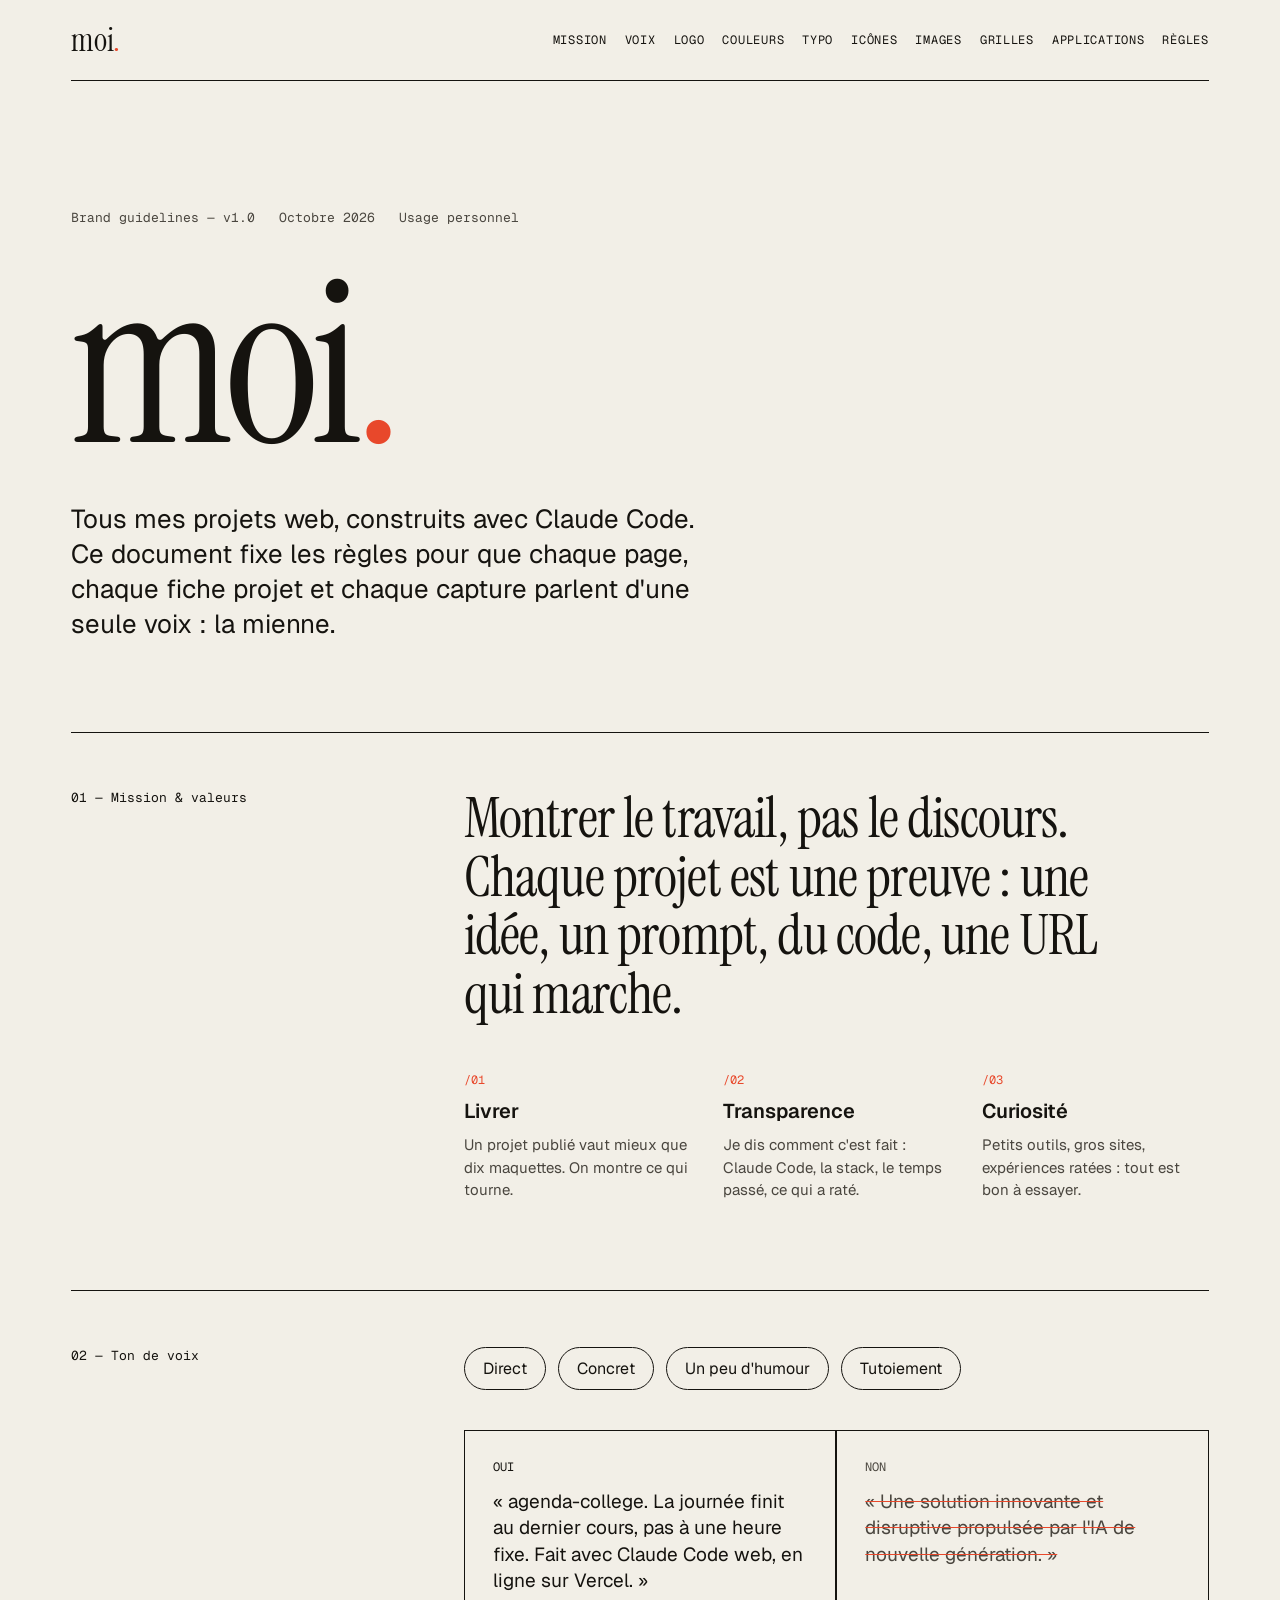
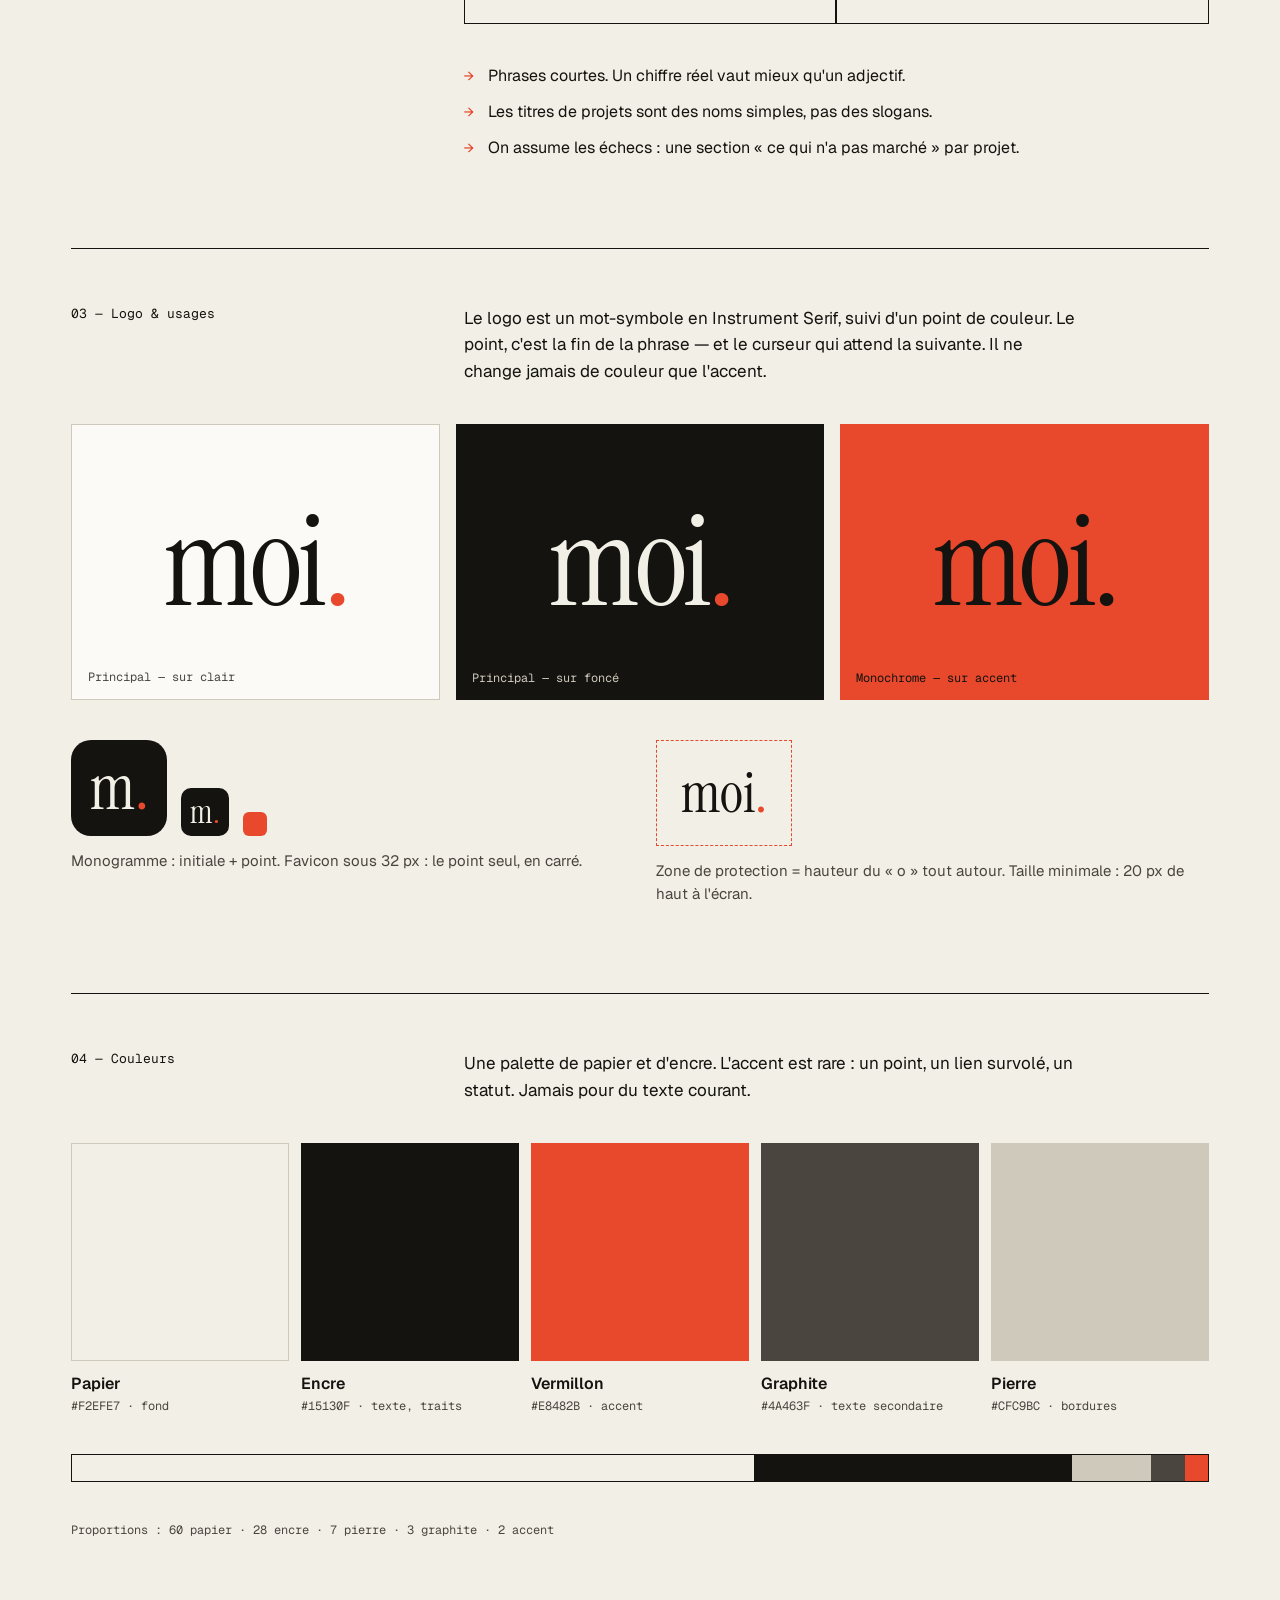
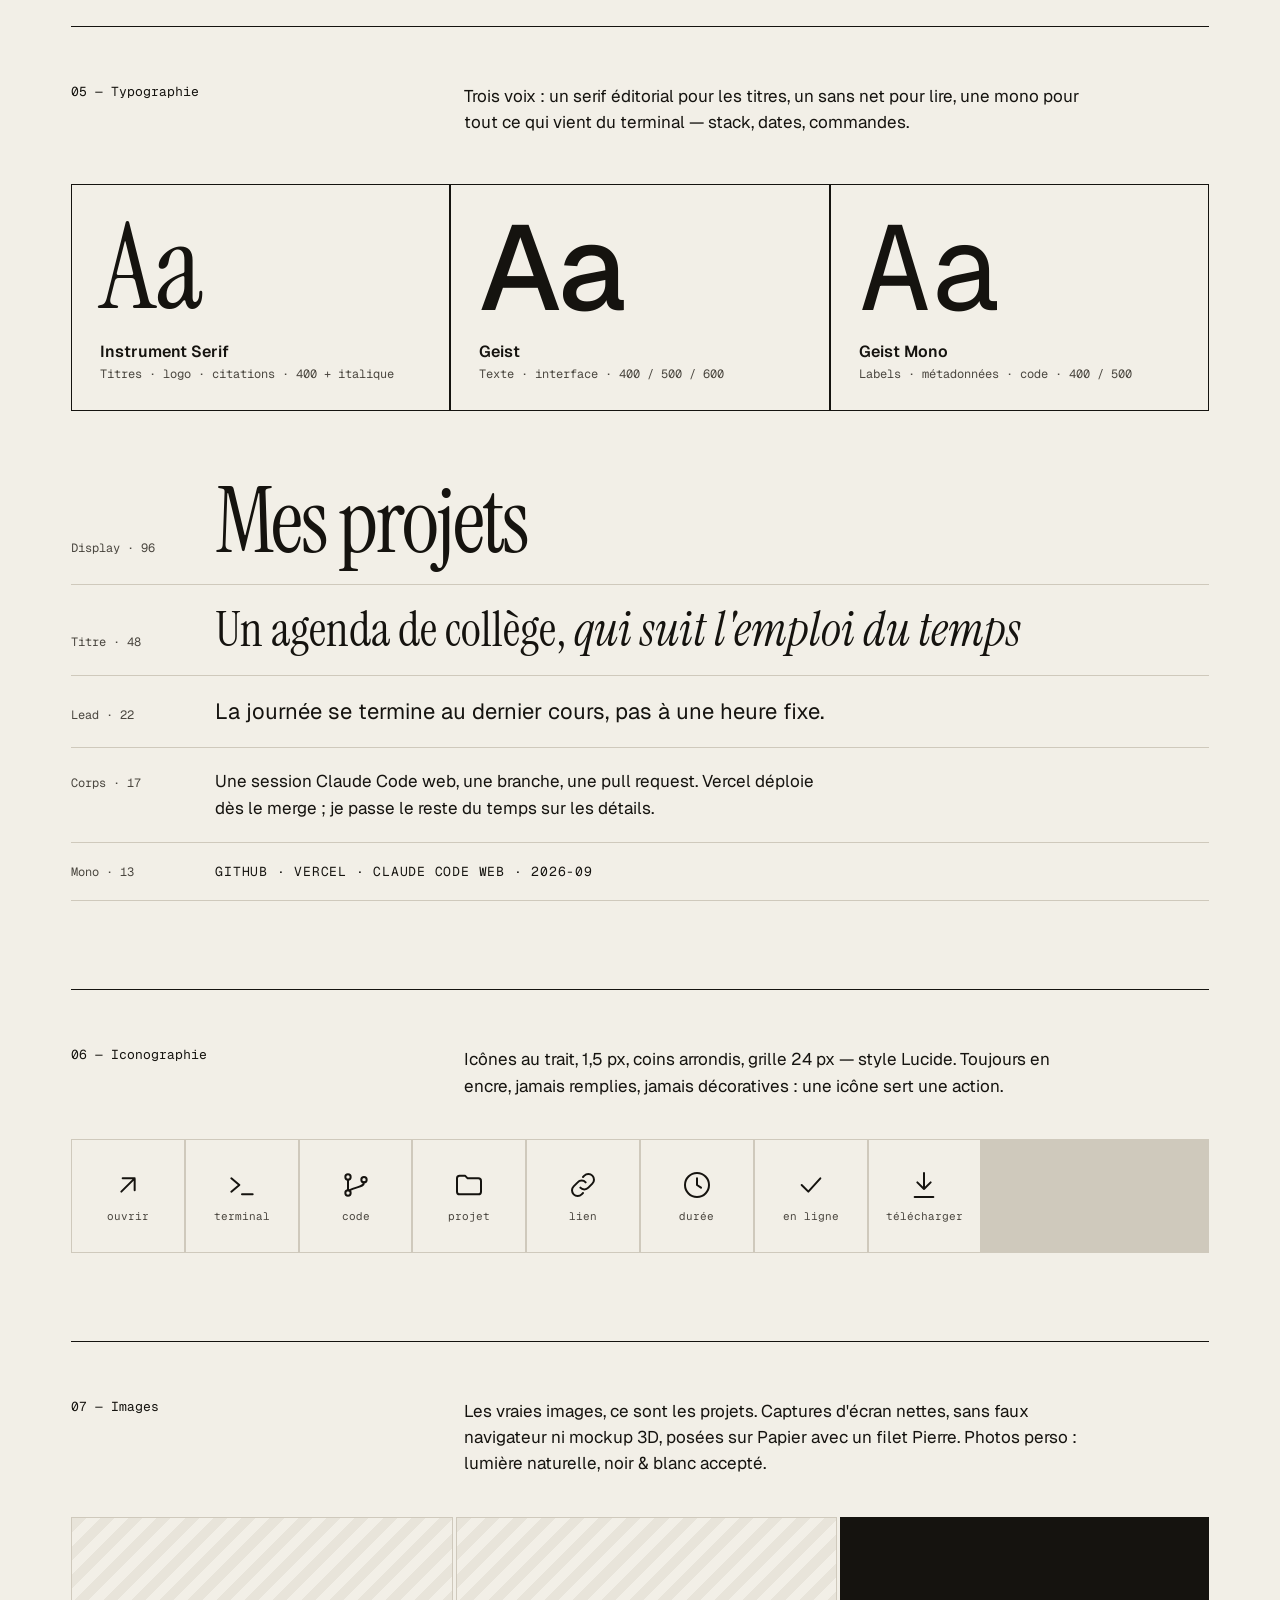
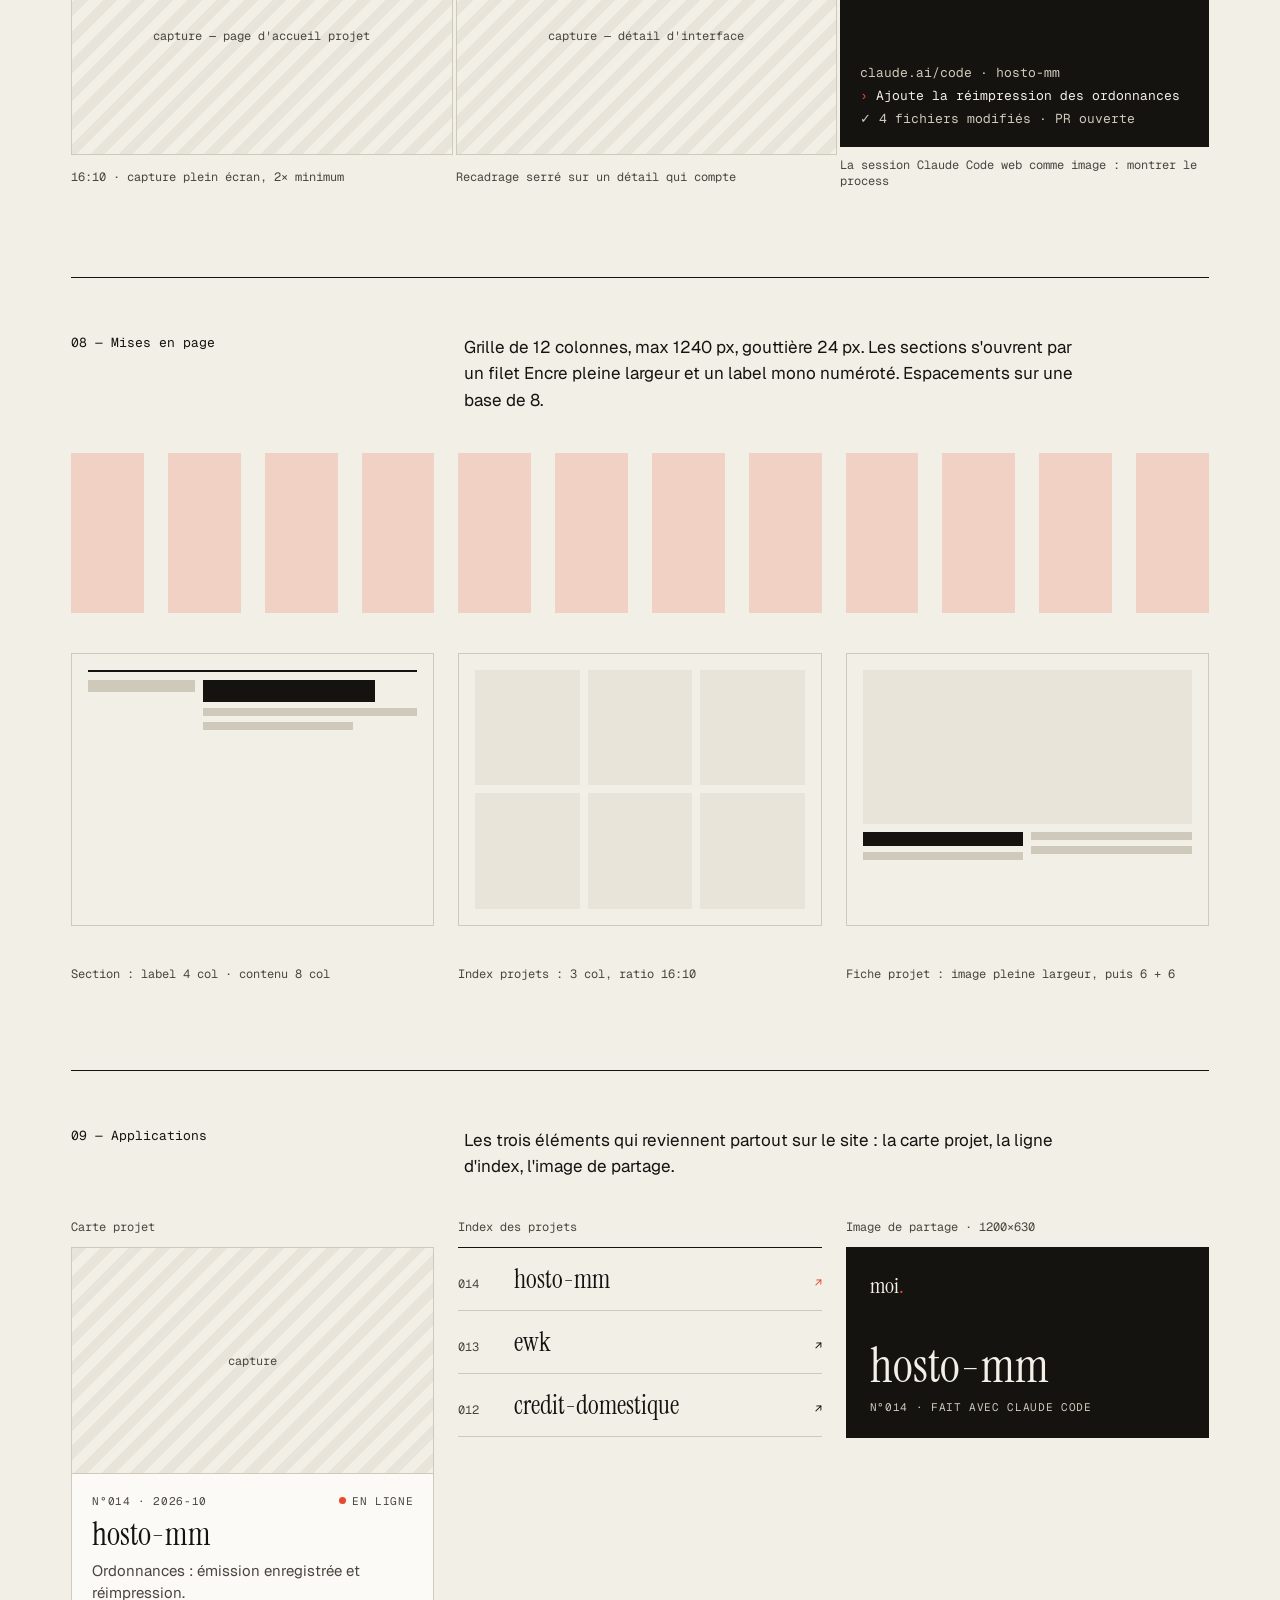
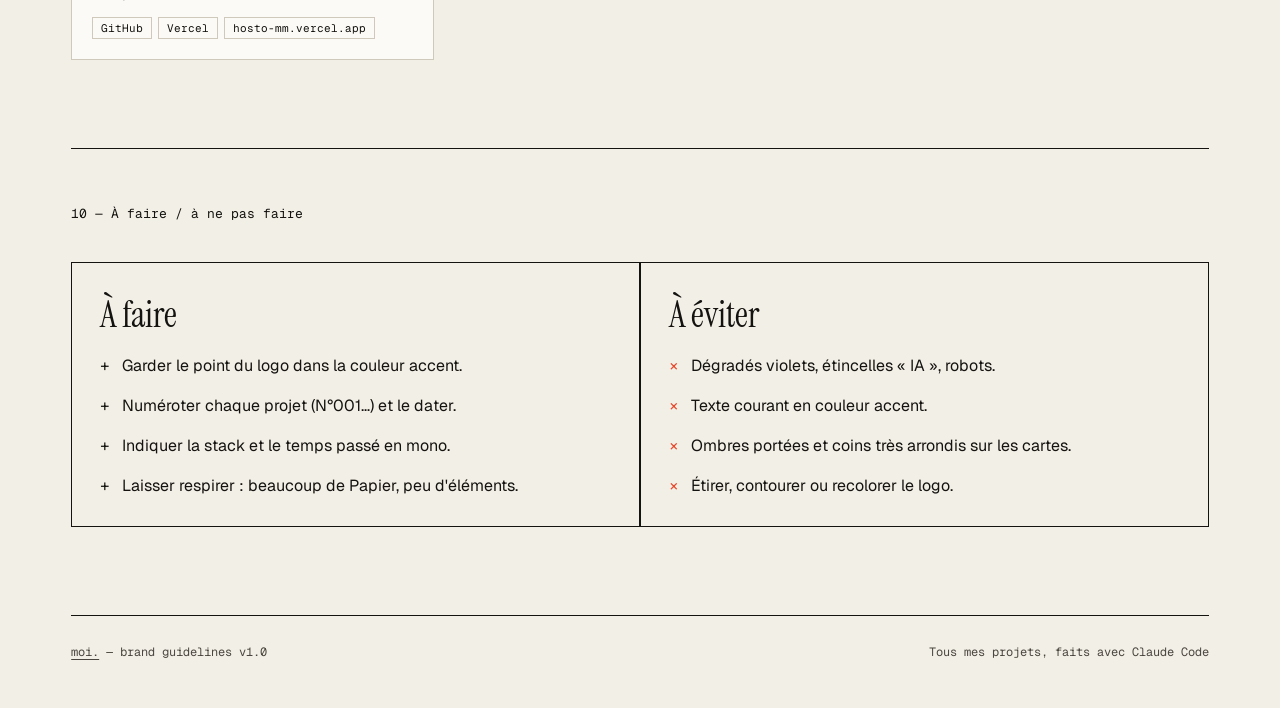
<file: brand/index.html>
<!DOCTYPE html>
<html lang="fr">
<head>
<meta charset="utf-8">
<meta name="viewport" content="width=device-width, initial-scale=1">
<title>Brand guidelines — moi.</title>
<meta name="description" content="Brand guidelines v1.0 de moi. : mission, ton de voix, logo, couleurs, typographie, iconographie, images, grilles, applications, règles.">
<meta property="og:image" content="/og.png">
<link rel="icon" href="/favicon.svg" type="image/svg+xml">
<link rel="apple-touch-icon" href="/apple-touch-icon.png">
<link rel="preconnect" href="https://fonts.googleapis.com">
<link rel="preconnect" href="https://fonts.gstatic.com" crossorigin>
<link href="https://fonts.googleapis.com/css2?family=Instrument+Serif:ital@0;1&family=Geist:wght@400;500;600&family=Geist+Mono:wght@400;500&display=swap" rel="stylesheet">
<style>
body{margin:0;background:#F2EFE7;color:#15130F;font-family:'Geist',system-ui,sans-serif;-webkit-font-smoothing:antialiased}
a{color:#15130F;text-decoration-thickness:1px;text-underline-offset:3px}
a:hover{color:#E8482B}
*{box-sizing:border-box}
html{scroll-behavior:smooth}
/* Sur téléphone, la grille passe à 1 colonne : « span 2 » créerait une colonne fantôme. */
@media (max-width:640px){[style*="grid-column:span 2"]{grid-column:auto!important}}
section>div,section>div>div{min-width:0}
</style>
</head>
<body>
<div style="max-width:1240px;margin:0 auto;padding:0 clamp(20px,4vw,56px)">

<header style="display:flex;justify-content:space-between;align-items:center;gap:16px;padding:24px 0;border-bottom:1px solid #15130F;flex-wrap:wrap">
  <a href="/" style="font-family:'Instrument Serif',serif;font-size:32px;line-height:1;letter-spacing:-0.01em;text-decoration:none;color:#15130F">moi<span style="color:#E8482B">.</span></a>
  <nav style="display:flex;gap:18px;flex-wrap:wrap;font-family:'Geist Mono',monospace;font-size:12px;text-transform:uppercase;letter-spacing:0.06em">
    <a href="#mission" style="text-decoration:none">Mission</a><a href="#voix" style="text-decoration:none">Voix</a><a href="#logo" style="text-decoration:none">Logo</a><a href="#couleurs" style="text-decoration:none">Couleurs</a><a href="#type" style="text-decoration:none">Typo</a><a href="#icones" style="text-decoration:none">Icônes</a><a href="#images" style="text-decoration:none">Images</a><a href="#grilles" style="text-decoration:none">Grilles</a><a href="#applications" style="text-decoration:none">Applications</a><a href="#regles" style="text-decoration:none">Règles</a>
  </nav>
</header>

<section data-screen-label="Couverture" style="padding:clamp(64px,10vw,140px) 0 clamp(48px,7vw,96px);display:grid;gap:40px">
  <div style="font-family:'Geist Mono',monospace;font-size:13px;color:#4A463F;display:flex;gap:24px;flex-wrap:wrap"><span>Brand guidelines — v1.0</span><span>Octobre 2026</span><span>Usage personnel</span></div>
  <h1 style="margin:0;font-family:'Instrument Serif',serif;font-weight:400;font-size:clamp(88px,18vw,260px);line-height:0.85;letter-spacing:-0.035em">moi<span style="color:#E8482B">.</span></h1>
  <p style="margin:0;max-width:640px;font-size:clamp(20px,2.2vw,26px);line-height:1.35;text-wrap:pretty">Tous mes projets web, construits avec Claude Code. Ce document fixe les règles pour que chaque page, chaque fiche projet et chaque capture parlent d'une seule voix&nbsp;: la mienne.</p>
</section>

<section id="mission" data-screen-label="01 Mission" style="border-top:1px solid #15130F;padding:56px 0 88px;display:grid;grid-template-columns:repeat(auto-fit,minmax(min(100%,280px),1fr));gap:40px">
  <div style="font-family:'Geist Mono',monospace;font-size:13px">01 — Mission &amp; valeurs</div>
  <div style="grid-column:span 2;display:grid;gap:48px;min-width:0">
    <p style="margin:0;font-family:'Instrument Serif',serif;font-size:clamp(34px,4.4vw,56px);line-height:1.05;letter-spacing:-0.015em;text-wrap:pretty">Montrer le travail, pas le discours. Chaque projet est une preuve&nbsp;: une idée, un prompt, du code, une URL qui marche.</p>
    <div style="display:grid;grid-template-columns:repeat(auto-fit,minmax(min(100%,200px),1fr));gap:32px">
      <div style="display:grid;gap:10px;align-content:start"><div style="font-family:'Geist Mono',monospace;font-size:12px;color:#E8482B">/01</div><div style="font-size:20px;font-weight:600">Livrer</div><div style="font-size:15px;line-height:1.5;color:#4A463F">Un projet publié vaut mieux que dix maquettes. On montre ce qui tourne.</div></div>
      <div style="display:grid;gap:10px;align-content:start"><div style="font-family:'Geist Mono',monospace;font-size:12px;color:#E8482B">/02</div><div style="font-size:20px;font-weight:600">Transparence</div><div style="font-size:15px;line-height:1.5;color:#4A463F">Je dis comment c'est fait&nbsp;: Claude Code, la stack, le temps passé, ce qui a raté.</div></div>
      <div style="display:grid;gap:10px;align-content:start"><div style="font-family:'Geist Mono',monospace;font-size:12px;color:#E8482B">/03</div><div style="font-size:20px;font-weight:600">Curiosité</div><div style="font-size:15px;line-height:1.5;color:#4A463F">Petits outils, gros sites, expériences ratées&nbsp;: tout est bon à essayer.</div></div>
    </div>
  </div>
</section>

<section id="voix" data-screen-label="02 Ton de voix" style="border-top:1px solid #15130F;padding:56px 0 88px;display:grid;grid-template-columns:repeat(auto-fit,minmax(min(100%,280px),1fr));gap:40px">
  <div style="font-family:'Geist Mono',monospace;font-size:13px">02 — Ton de voix</div>
  <div style="grid-column:span 2;display:grid;gap:40px;min-width:0">
    <div style="display:flex;gap:12px;flex-wrap:wrap">
      <span style="padding:10px 18px;border:1px solid #15130F;border-radius:999px;font-size:16px">Direct</span>
      <span style="padding:10px 18px;border:1px solid #15130F;border-radius:999px;font-size:16px">Concret</span>
      <span style="padding:10px 18px;border:1px solid #15130F;border-radius:999px;font-size:16px">Un peu d'humour</span>
      <span style="padding:10px 18px;border:1px solid #15130F;border-radius:999px;font-size:16px">Tutoiement</span>
    </div>
    <div style="display:grid;grid-template-columns:repeat(auto-fit,minmax(min(100%,260px),1fr));gap:2px;background:#15130F;border:1px solid #15130F">
      <div style="background:#F2EFE7;padding:28px;display:grid;gap:14px;align-content:start"><div style="font-family:'Geist Mono',monospace;font-size:12px">OUI</div><div style="font-size:19px;line-height:1.4">«&nbsp;agenda-college. La journée finit au dernier cours, pas à une heure fixe. Fait avec Claude Code web, en ligne sur Vercel.&nbsp;»</div></div>
      <div style="background:#F2EFE7;padding:28px;display:grid;gap:14px;align-content:start"><div style="font-family:'Geist Mono',monospace;font-size:12px;color:#4A463F">NON</div><div style="font-size:19px;line-height:1.4;color:#4A463F;text-decoration:line-through;text-decoration-color:#E8482B">«&nbsp;Une solution innovante et disruptive propulsée par l'IA de nouvelle génération.&nbsp;»</div></div>
    </div>
    <ul style="margin:0;padding:0;list-style:none;display:grid;gap:12px;font-size:16px;line-height:1.5">
      <li style="display:flex;gap:14px"><span style="font-family:'Geist Mono',monospace;color:#E8482B">→</span>Phrases courtes. Un chiffre réel vaut mieux qu'un adjectif.</li>
      <li style="display:flex;gap:14px"><span style="font-family:'Geist Mono',monospace;color:#E8482B">→</span>Les titres de projets sont des noms simples, pas des slogans.</li>
      <li style="display:flex;gap:14px"><span style="font-family:'Geist Mono',monospace;color:#E8482B">→</span>On assume les échecs&nbsp;: une section «&nbsp;ce qui n'a pas marché&nbsp;» par projet.</li>
    </ul>
  </div>
</section>

<section id="logo" data-screen-label="03 Logo" style="border-top:1px solid #15130F;padding:56px 0 88px;display:grid;gap:40px">
  <div style="display:grid;grid-template-columns:repeat(auto-fit,minmax(min(100%,280px),1fr));gap:40px">
    <div style="font-family:'Geist Mono',monospace;font-size:13px">03 — Logo &amp; usages</div>
    <p style="grid-column:span 2;margin:0;font-size:17px;line-height:1.55;max-width:620px;text-wrap:pretty">Le logo est un mot-symbole en Instrument Serif, suivi d'un point de couleur. Le point, c'est la fin de la phrase — et le curseur qui attend la suivante. Il ne change jamais de couleur que l'accent.</p>
  </div>
  <div style="display:grid;grid-template-columns:repeat(auto-fit,minmax(min(100%,340px),1fr));gap:16px">
    <div style="background:#FBFAF6;border:1px solid #CFC9BC;aspect-ratio:4/3;display:grid;place-items:center;position:relative"><div style="font-family:'Instrument Serif',serif;font-size:clamp(80px,10vw,128px);line-height:1;letter-spacing:-0.03em">moi<span style="color:#E8482B">.</span></div><div style="position:absolute;left:16px;bottom:14px;font-family:'Geist Mono',monospace;font-size:12px;color:#4A463F">Principal — sur clair</div></div>
    <div style="background:#15130F;aspect-ratio:4/3;display:grid;place-items:center;position:relative;color:#F2EFE7"><div style="font-family:'Instrument Serif',serif;font-size:clamp(80px,10vw,128px);line-height:1;letter-spacing:-0.03em">moi<span style="color:#E8482B">.</span></div><div style="position:absolute;left:16px;bottom:14px;font-family:'Geist Mono',monospace;font-size:12px;color:#CFC9BC">Principal — sur foncé</div></div>
    <div style="background:#E8482B;aspect-ratio:4/3;display:grid;place-items:center;position:relative;color:#15130F"><div style="font-family:'Instrument Serif',serif;font-size:clamp(80px,10vw,128px);line-height:1;letter-spacing:-0.03em">moi<span style="color:#15130F">.</span></div><div style="position:absolute;left:16px;bottom:14px;font-family:'Geist Mono',monospace;font-size:12px">Monochrome — sur accent</div></div>
  </div>
  <div style="display:grid;grid-template-columns:repeat(auto-fit,minmax(min(100%,240px),1fr));gap:32px">
    <div style="display:grid;gap:14px;align-content:start">
      <div style="display:flex;gap:14px;align-items:end">
        <div style="width:96px;height:96px;background:#15130F;color:#F2EFE7;display:flex;align-items:center;justify-content:center;font-family:'Instrument Serif',serif;font-size:64px;line-height:1;border-radius:20px"><span>m<span style="color:#E8482B">.</span></span></div>
        <div style="width:48px;height:48px;background:#15130F;color:#F2EFE7;display:flex;align-items:center;justify-content:center;font-family:'Instrument Serif',serif;font-size:32px;line-height:1;border-radius:10px"><span>m<span style="color:#E8482B">.</span></span></div>
        <div style="width:24px;height:24px;background:#E8482B;border-radius:6px"></div>
      </div>
      <div style="font-size:15px;line-height:1.5;color:#4A463F">Monogramme&nbsp;: initiale + point. Favicon sous 32&nbsp;px&nbsp;: le point seul, en carré.</div>
    </div>
    <div style="display:grid;gap:14px;align-content:start">
      <div style="border:1px dashed #E8482B;padding:24px;display:inline-grid;justify-self:start"><div style="font-family:'Instrument Serif',serif;font-size:56px;line-height:1">moi<span style="color:#E8482B">.</span></div></div>
      <div style="font-size:15px;line-height:1.5;color:#4A463F">Zone de protection = hauteur du «&nbsp;o&nbsp;» tout autour. Taille minimale&nbsp;: 20&nbsp;px de haut à l'écran.</div>
    </div>
  </div>
</section>

<section id="couleurs" data-screen-label="04 Couleurs" style="border-top:1px solid #15130F;padding:56px 0 88px;display:grid;gap:40px">
  <div style="display:grid;grid-template-columns:repeat(auto-fit,minmax(min(100%,280px),1fr));gap:40px">
    <div style="font-family:'Geist Mono',monospace;font-size:13px">04 — Couleurs</div>
    <p style="grid-column:span 2;margin:0;font-size:17px;line-height:1.55;max-width:620px">Une palette de papier et d'encre. L'accent est rare&nbsp;: un point, un lien survolé, un statut. Jamais pour du texte courant.</p>
  </div>
  <div style="display:grid;grid-template-columns:repeat(auto-fit,minmax(min(100%,180px),1fr));gap:12px">
    <div style="display:grid;gap:12px"><div style="aspect-ratio:1;background:#F2EFE7;border:1px solid #CFC9BC"></div><div style="display:grid;gap:4px"><div style="font-weight:600">Papier</div><div style="font-family:'Geist Mono',monospace;font-size:12px;color:#4A463F">#F2EFE7 · fond</div></div></div>
    <div style="display:grid;gap:12px"><div style="aspect-ratio:1;background:#15130F"></div><div style="display:grid;gap:4px"><div style="font-weight:600">Encre</div><div style="font-family:'Geist Mono',monospace;font-size:12px;color:#4A463F">#15130F · texte, traits</div></div></div>
    <div style="display:grid;gap:12px"><div style="aspect-ratio:1;background:#E8482B"></div><div style="display:grid;gap:4px"><div style="font-weight:600">Vermillon</div><div style="font-family:'Geist Mono',monospace;font-size:12px;color:#4A463F">#E8482B · accent</div></div></div>
    <div style="display:grid;gap:12px"><div style="aspect-ratio:1;background:#4A463F"></div><div style="display:grid;gap:4px"><div style="font-weight:600">Graphite</div><div style="font-family:'Geist Mono',monospace;font-size:12px;color:#4A463F">#4A463F · texte secondaire</div></div></div>
    <div style="display:grid;gap:12px"><div style="aspect-ratio:1;background:#CFC9BC"></div><div style="display:grid;gap:4px"><div style="font-weight:600">Pierre</div><div style="font-family:'Geist Mono',monospace;font-size:12px;color:#4A463F">#CFC9BC · bordures</div></div></div>
  </div>
  <div style="display:flex;height:28px;border:1px solid #15130F">
    <div style="flex:60;background:#F2EFE7"></div><div style="flex:28;background:#15130F"></div><div style="flex:7;background:#CFC9BC"></div><div style="flex:3;background:#4A463F"></div><div style="flex:2;background:#E8482B"></div>
  </div>
  <div style="font-family:'Geist Mono',monospace;font-size:12px;color:#4A463F">Proportions&nbsp;: 60 papier · 28 encre · 7 pierre · 3 graphite · 2 accent</div>
</section>

<section id="type" data-screen-label="05 Typographie" style="border-top:1px solid #15130F;padding:56px 0 88px;display:grid;gap:48px">
  <div style="display:grid;grid-template-columns:repeat(auto-fit,minmax(min(100%,280px),1fr));gap:40px">
    <div style="font-family:'Geist Mono',monospace;font-size:13px">05 — Typographie</div>
    <p style="grid-column:span 2;margin:0;font-size:17px;line-height:1.55;max-width:620px">Trois voix&nbsp;: un serif éditorial pour les titres, un sans net pour lire, une mono pour tout ce qui vient du terminal — stack, dates, commandes.</p>
  </div>
  <div style="display:grid;grid-template-columns:repeat(auto-fit,minmax(min(100%,300px),1fr));gap:2px;background:#15130F;border:1px solid #15130F">
    <div style="background:#F2EFE7;padding:28px;display:grid;gap:20px;align-content:start"><div style="font-family:'Instrument Serif',serif;font-size:120px;line-height:0.9">Aa</div><div style="display:grid;gap:4px"><div style="font-weight:600">Instrument Serif</div><div style="font-family:'Geist Mono',monospace;font-size:12px;color:#4A463F">Titres · logo · citations · 400 + italique</div></div></div>
    <div style="background:#F2EFE7;padding:28px;display:grid;gap:20px;align-content:start"><div style="font-family:'Geist',sans-serif;font-size:120px;line-height:0.9;font-weight:500;letter-spacing:-0.04em">Aa</div><div style="display:grid;gap:4px"><div style="font-weight:600">Geist</div><div style="font-family:'Geist Mono',monospace;font-size:12px;color:#4A463F">Texte · interface · 400 / 500 / 600</div></div></div>
    <div style="background:#F2EFE7;padding:28px;display:grid;gap:20px;align-content:start"><div style="font-family:'Geist Mono',monospace;font-size:120px;line-height:0.9">Aa</div><div style="display:grid;gap:4px"><div style="font-weight:600">Geist Mono</div><div style="font-family:'Geist Mono',monospace;font-size:12px;color:#4A463F">Labels · métadonnées · code · 400 / 500</div></div></div>
  </div>
  <div style="display:grid;gap:0">
    <div style="display:grid;grid-template-columns:120px minmax(0,1fr);gap:24px;align-items:baseline;padding:20px 0;border-bottom:1px solid #CFC9BC"><div style="font-family:'Geist Mono',monospace;font-size:12px;color:#4A463F">Display · 96</div><div style="font-family:'Instrument Serif',serif;font-size:clamp(56px,7vw,96px);line-height:0.95;letter-spacing:-0.03em">Mes projets</div></div>
    <div style="display:grid;grid-template-columns:120px minmax(0,1fr);gap:24px;align-items:baseline;padding:20px 0;border-bottom:1px solid #CFC9BC"><div style="font-family:'Geist Mono',monospace;font-size:12px;color:#4A463F">Titre · 48</div><div style="font-family:'Instrument Serif',serif;font-size:clamp(34px,4vw,48px);line-height:1.05">Un agenda de collège, <span style="font-style:italic">qui suit l'emploi du temps</span></div></div>
    <div style="display:grid;grid-template-columns:120px minmax(0,1fr);gap:24px;align-items:baseline;padding:20px 0;border-bottom:1px solid #CFC9BC"><div style="font-family:'Geist Mono',monospace;font-size:12px;color:#4A463F">Lead · 22</div><div style="font-size:22px;line-height:1.4">La journée se termine au dernier cours, pas à une heure fixe.</div></div>
    <div style="display:grid;grid-template-columns:120px minmax(0,1fr);gap:24px;align-items:baseline;padding:20px 0;border-bottom:1px solid #CFC9BC"><div style="font-family:'Geist Mono',monospace;font-size:12px;color:#4A463F">Corps · 17</div><div style="font-size:17px;line-height:1.6;max-width:620px">Une session Claude Code web, une branche, une pull request. Vercel déploie dès le merge&nbsp;; je passe le reste du temps sur les détails.</div></div>
    <div style="display:grid;grid-template-columns:120px minmax(0,1fr);gap:24px;align-items:baseline;padding:20px 0;border-bottom:1px solid #CFC9BC"><div style="font-family:'Geist Mono',monospace;font-size:12px;color:#4A463F">Mono · 13</div><div style="font-family:'Geist Mono',monospace;font-size:13px;text-transform:uppercase;letter-spacing:0.06em">GitHub · Vercel · Claude Code web · 2026-09</div></div>
  </div>
</section>

<section id="icones" data-screen-label="06 Iconographie" style="border-top:1px solid #15130F;padding:56px 0 88px;display:grid;gap:40px">
  <div style="display:grid;grid-template-columns:repeat(auto-fit,minmax(min(100%,280px),1fr));gap:40px">
    <div style="font-family:'Geist Mono',monospace;font-size:13px">06 — Iconographie</div>
    <p style="grid-column:span 2;margin:0;font-size:17px;line-height:1.55;max-width:620px">Icônes au trait, 1,5&nbsp;px, coins arrondis, grille 24&nbsp;px — style Lucide. Toujours en encre, jamais remplies, jamais décoratives&nbsp;: une icône sert une action.</p>
  </div>
  <div style="display:grid;grid-template-columns:repeat(auto-fill,minmax(110px,1fr));gap:2px;background:#CFC9BC;border:1px solid #CFC9BC">
    <div style="background:#F2EFE7;aspect-ratio:1;display:grid;place-items:center;gap:8px;align-content:center"><svg width="32" height="32" viewBox="0 0 24 24" fill="none" stroke="#15130F" stroke-width="1.5" stroke-linecap="round" stroke-linejoin="round"><path d="M7 17 17 7M8 7h9v9"></path></svg><span style="font-family:'Geist Mono',monospace;font-size:11px;color:#4A463F">ouvrir</span></div>
    <div style="background:#F2EFE7;aspect-ratio:1;display:grid;place-items:center;gap:8px;align-content:center"><svg width="32" height="32" viewBox="0 0 24 24" fill="none" stroke="#15130F" stroke-width="1.5" stroke-linecap="round" stroke-linejoin="round"><path d="m4 17 6-5-6-5M12 19h8"></path></svg><span style="font-family:'Geist Mono',monospace;font-size:11px;color:#4A463F">terminal</span></div>
    <div style="background:#F2EFE7;aspect-ratio:1;display:grid;place-items:center;gap:8px;align-content:center"><svg width="32" height="32" viewBox="0 0 24 24" fill="none" stroke="#15130F" stroke-width="1.5" stroke-linecap="round" stroke-linejoin="round"><circle cx="6" cy="6" r="2"></circle><circle cx="6" cy="18" r="2"></circle><circle cx="18" cy="8" r="2"></circle><path d="M6 8v8M18 10c0 4-6 3-11 6"></path></svg><span style="font-family:'Geist Mono',monospace;font-size:11px;color:#4A463F">code</span></div>
    <div style="background:#F2EFE7;aspect-ratio:1;display:grid;place-items:center;gap:8px;align-content:center"><svg width="32" height="32" viewBox="0 0 24 24" fill="none" stroke="#15130F" stroke-width="1.5" stroke-linecap="round" stroke-linejoin="round"><path d="M3 7a2 2 0 0 1 2-2h4l2 2h8a2 2 0 0 1 2 2v8a2 2 0 0 1-2 2H5a2 2 0 0 1-2-2z"></path></svg><span style="font-family:'Geist Mono',monospace;font-size:11px;color:#4A463F">projet</span></div>
    <div style="background:#F2EFE7;aspect-ratio:1;display:grid;place-items:center;gap:8px;align-content:center"><svg width="32" height="32" viewBox="0 0 24 24" fill="none" stroke="#15130F" stroke-width="1.5" stroke-linecap="round" stroke-linejoin="round"><path d="M10 14a4 4 0 0 0 6 0l3-3a4 4 0 0 0-6-6l-1 1M14 10a4 4 0 0 0-6 0l-3 3a4 4 0 0 0 6 6l1-1"></path></svg><span style="font-family:'Geist Mono',monospace;font-size:11px;color:#4A463F">lien</span></div>
    <div style="background:#F2EFE7;aspect-ratio:1;display:grid;place-items:center;gap:8px;align-content:center"><svg width="32" height="32" viewBox="0 0 24 24" fill="none" stroke="#15130F" stroke-width="1.5" stroke-linecap="round" stroke-linejoin="round"><circle cx="12" cy="12" r="9"></circle><path d="M12 7v5l3 2"></path></svg><span style="font-family:'Geist Mono',monospace;font-size:11px;color:#4A463F">durée</span></div>
    <div style="background:#F2EFE7;aspect-ratio:1;display:grid;place-items:center;gap:8px;align-content:center"><svg width="32" height="32" viewBox="0 0 24 24" fill="none" stroke="#15130F" stroke-width="1.5" stroke-linecap="round" stroke-linejoin="round"><path d="m5 12 5 5 9-10"></path></svg><span style="font-family:'Geist Mono',monospace;font-size:11px;color:#4A463F">en ligne</span></div>
    <div style="background:#F2EFE7;aspect-ratio:1;display:grid;place-items:center;gap:8px;align-content:center"><svg width="32" height="32" viewBox="0 0 24 24" fill="none" stroke="#15130F" stroke-width="1.5" stroke-linecap="round" stroke-linejoin="round"><path d="M12 3v12M7 10l5 5 5-5M5 21h14"></path></svg><span style="font-family:'Geist Mono',monospace;font-size:11px;color:#4A463F">télécharger</span></div>
  </div>
</section>

<section id="images" data-screen-label="07 Photographie" style="border-top:1px solid #15130F;padding:56px 0 88px;display:grid;gap:40px">
  <div style="display:grid;grid-template-columns:repeat(auto-fit,minmax(min(100%,280px),1fr));gap:40px">
    <div style="font-family:'Geist Mono',monospace;font-size:13px">07 — Images</div>
    <p style="grid-column:span 2;margin:0;font-size:17px;line-height:1.55;max-width:620px">Les vraies images, ce sont les projets. Captures d'écran nettes, sans faux navigateur ni mockup 3D, posées sur Papier avec un filet Pierre. Photos perso&nbsp;: lumière naturelle, noir &amp; blanc accepté.</p>
  </div>
  <div style="display:grid;grid-template-columns:repeat(auto-fit,minmax(min(100%,300px),1fr));gap:16px">
    <div style="display:grid;gap:10px"><div style="aspect-ratio:16/10;border:1px solid #CFC9BC;background:repeating-linear-gradient(135deg,#E8E4DA 0 10px,#F2EFE7 10px 20px);display:grid;place-items:center;font-family:'Geist Mono',monospace;font-size:12px;color:#4A463F">capture — page d'accueil projet</div><div style="font-family:'Geist Mono',monospace;font-size:12px;color:#4A463F">16:10 · capture plein écran, 2× minimum</div></div>
    <div style="display:grid;gap:10px"><div style="aspect-ratio:16/10;border:1px solid #CFC9BC;background:repeating-linear-gradient(135deg,#E8E4DA 0 10px,#F2EFE7 10px 20px);display:grid;place-items:center;font-family:'Geist Mono',monospace;font-size:12px;color:#4A463F">capture — détail d'interface</div><div style="font-family:'Geist Mono',monospace;font-size:12px;color:#4A463F">Recadrage serré sur un détail qui compte</div></div>
    <div style="display:grid;gap:10px"><div style="aspect-ratio:16/10;background:#15130F;padding:20px;display:grid;align-content:end;gap:6px;font-family:'Geist Mono',monospace;font-size:13px;color:#F2EFE7"><div style="color:#CFC9BC">claude.ai/code · hosto-mm</div><div><span style="color:#E8482B">›</span> Ajoute la réimpression des ordonnances</div><div style="color:#CFC9BC">✓ 4 fichiers modifiés · PR ouverte</div></div><div style="font-family:'Geist Mono',monospace;font-size:12px;color:#4A463F">La session Claude Code web comme image&nbsp;: montrer le process</div></div>
  </div>
</section>

<section id="grilles" data-screen-label="08 Grilles" style="border-top:1px solid #15130F;padding:56px 0 88px;display:grid;gap:40px">
  <div style="display:grid;grid-template-columns:repeat(auto-fit,minmax(min(100%,280px),1fr));gap:40px">
    <div style="font-family:'Geist Mono',monospace;font-size:13px">08 — Mises en page</div>
    <p style="grid-column:span 2;margin:0;font-size:17px;line-height:1.55;max-width:620px">Grille de 12 colonnes, max 1240&nbsp;px, gouttière 24&nbsp;px. Les sections s'ouvrent par un filet Encre pleine largeur et un label mono numéroté. Espacements sur une base de 8.</p>
  </div>
  <div style="display:grid;grid-template-columns:repeat(12,minmax(0,1fr));gap:clamp(6px,2vw,24px);height:160px">
    <div style="background:#E8482B;opacity:0.18"></div><div style="background:#E8482B;opacity:0.18"></div><div style="background:#E8482B;opacity:0.18"></div><div style="background:#E8482B;opacity:0.18"></div><div style="background:#E8482B;opacity:0.18"></div><div style="background:#E8482B;opacity:0.18"></div><div style="background:#E8482B;opacity:0.18"></div><div style="background:#E8482B;opacity:0.18"></div><div style="background:#E8482B;opacity:0.18"></div><div style="background:#E8482B;opacity:0.18"></div><div style="background:#E8482B;opacity:0.18"></div><div style="background:#E8482B;opacity:0.18"></div>
  </div>
  <div style="display:grid;grid-template-columns:repeat(auto-fit,minmax(min(100%,280px),1fr));gap:24px">
    <div style="border:1px solid #CFC9BC;padding:16px;display:grid;gap:8px;aspect-ratio:4/3;grid-template-rows:auto 1fr"><div style="height:2px;background:#15130F"></div><div style="display:grid;grid-template-columns:1fr 2fr;gap:8px"><div style="background:#CFC9BC;height:12px"></div><div style="display:grid;gap:6px;align-content:start"><div style="background:#15130F;height:22px;width:80%"></div><div style="background:#CFC9BC;height:8px"></div><div style="background:#CFC9BC;height:8px;width:70%"></div></div></div></div>
    <div style="border:1px solid #CFC9BC;padding:16px;display:grid;gap:8px;aspect-ratio:4/3;grid-template-columns:1fr 1fr 1fr"><div style="background:#E8E4DA"></div><div style="background:#E8E4DA"></div><div style="background:#E8E4DA"></div><div style="background:#E8E4DA"></div><div style="background:#E8E4DA"></div><div style="background:#E8E4DA"></div></div>
    <div style="border:1px solid #CFC9BC;padding:16px;display:grid;gap:8px;aspect-ratio:4/3;grid-template-rows:2fr 1fr"><div style="background:#E8E4DA"></div><div style="display:grid;grid-template-columns:1fr 1fr;gap:8px"><div style="display:grid;gap:6px;align-content:start"><div style="background:#15130F;height:14px"></div><div style="background:#CFC9BC;height:8px"></div></div><div style="display:grid;gap:6px;align-content:start"><div style="background:#CFC9BC;height:8px"></div><div style="background:#CFC9BC;height:8px"></div></div></div></div>
  </div>
  <div style="display:grid;grid-template-columns:repeat(auto-fit,minmax(min(100%,280px),1fr));gap:24px;font-family:'Geist Mono',monospace;font-size:12px;color:#4A463F"><div>Section&nbsp;: label 4 col · contenu 8 col</div><div>Index projets&nbsp;: 3 col, ratio 16:10</div><div>Fiche projet&nbsp;: image pleine largeur, puis 6 + 6</div></div>
</section>

<section id="applications" data-screen-label="09 Applications" style="border-top:1px solid #15130F;padding:56px 0 88px;display:grid;gap:40px">
  <div style="display:grid;grid-template-columns:repeat(auto-fit,minmax(min(100%,280px),1fr));gap:40px">
    <div style="font-family:'Geist Mono',monospace;font-size:13px">09 — Applications</div>
    <p style="grid-column:span 2;margin:0;font-size:17px;line-height:1.55;max-width:620px">Les trois éléments qui reviennent partout sur le site&nbsp;: la carte projet, la ligne d'index, l'image de partage.</p>
  </div>
  <div style="display:grid;grid-template-columns:repeat(auto-fit,minmax(min(100%,340px),1fr));gap:24px;align-items:start">
    <div style="display:grid;gap:12px">
      <div style="font-family:'Geist Mono',monospace;font-size:12px;color:#4A463F">Carte projet</div>
      <div style="background:#FBFAF6;border:1px solid #CFC9BC;display:grid">
        <div style="aspect-ratio:16/10;background:repeating-linear-gradient(135deg,#E8E4DA 0 10px,#F2EFE7 10px 20px);border-bottom:1px solid #CFC9BC;display:grid;place-items:center;font-family:'Geist Mono',monospace;font-size:12px;color:#4A463F">capture</div>
        <div style="padding:20px;display:grid;gap:10px">
          <div style="display:flex;justify-content:space-between;font-family:'Geist Mono',monospace;font-size:11px;text-transform:uppercase;letter-spacing:0.06em;color:#4A463F"><span>N°014 · 2026-10</span><span style="display:flex;gap:6px;align-items:center"><span style="width:7px;height:7px;border-radius:50%;background:#E8482B"></span>En ligne</span></div>
          <div style="font-family:'Instrument Serif',serif;font-size:32px;line-height:1">hosto-mm</div>
          <div style="font-size:15px;line-height:1.45;color:#4A463F">Ordonnances&nbsp;: émission enregistrée et réimpression.</div>
          <div style="display:flex;gap:6px;flex-wrap:wrap;padding-top:4px"><span style="font-family:'Geist Mono',monospace;font-size:11px;border:1px solid #CFC9BC;padding:3px 8px">GitHub</span><span style="font-family:'Geist Mono',monospace;font-size:11px;border:1px solid #CFC9BC;padding:3px 8px">Vercel</span><span style="font-family:'Geist Mono',monospace;font-size:11px;border:1px solid #CFC9BC;padding:3px 8px">hosto-mm.vercel.app</span></div>
        </div>
      </div>
    </div>
    <div style="display:grid;gap:12px">
      <div style="font-family:'Geist Mono',monospace;font-size:12px;color:#4A463F">Index des projets</div>
      <div style="display:grid;border-top:1px solid #15130F">
        <div style="display:grid;grid-template-columns:44px minmax(0,1fr) auto;gap:12px;align-items:baseline;padding:14px 0;border-bottom:1px solid #CFC9BC"><span style="font-family:'Geist Mono',monospace;font-size:12px;color:#4A463F">014</span><span style="font-family:'Instrument Serif',serif;font-size:26px">hosto-mm</span><span style="font-family:'Geist Mono',monospace;font-size:12px;color:#E8482B">↗</span></div>
        <div style="display:grid;grid-template-columns:44px minmax(0,1fr) auto;gap:12px;align-items:baseline;padding:14px 0;border-bottom:1px solid #CFC9BC"><span style="font-family:'Geist Mono',monospace;font-size:12px;color:#4A463F">013</span><span style="font-family:'Instrument Serif',serif;font-size:26px">ewk</span><span style="font-family:'Geist Mono',monospace;font-size:12px">↗</span></div>
        <div style="display:grid;grid-template-columns:44px minmax(0,1fr) auto;gap:12px;align-items:baseline;padding:14px 0;border-bottom:1px solid #CFC9BC">
<span style="font-family:'Geist Mono',monospace;font-size:12px;color:#4A463F">012</span><span style="font-family:'Instrument Serif',serif;font-size:26px">credit-domestique</span><span style="font-family:'Geist Mono',monospace;font-size:12px">↗</span></div>
      </div>
    </div>
    <div style="display:grid;gap:12px">
      <div style="font-family:'Geist Mono',monospace;font-size:12px;color:#4A463F">Image de partage · 1200×630</div>
      <div style="aspect-ratio:1200/630;background:#15130F;color:#F2EFE7;padding:24px;display:grid;grid-template-rows:auto 1fr auto">
        <div style="font-family:'Instrument Serif',serif;font-size:22px">moi<span style="color:#E8482B">.</span></div>
        <div style="font-family:'Instrument Serif',serif;font-size:clamp(34px,4vw,48px);line-height:1;align-self:end">hosto-mm</div>
        <div style="font-family:'Geist Mono',monospace;font-size:11px;color:#CFC9BC;text-transform:uppercase;letter-spacing:0.06em;padding-top:10px">N°014 · fait avec Claude Code</div>
      </div>
    </div>
  </div>
</section>

<section id="regles" data-screen-label="10 Règles" style="border-top:1px solid #15130F;padding:56px 0 88px;display:grid;gap:40px">
  <div style="font-family:'Geist Mono',monospace;font-size:13px">10 — À faire / à ne pas faire</div>
  <div style="display:grid;grid-template-columns:repeat(auto-fit,minmax(min(100%,320px),1fr));gap:2px;background:#15130F;border:1px solid #15130F">
    <div style="background:#F2EFE7;padding:28px;display:grid;gap:16px;align-content:start">
      <div style="font-family:'Instrument Serif',serif;font-size:36px">À faire</div>
      <div style="display:flex;gap:12px;font-size:16px;line-height:1.5"><span style="font-family:'Geist Mono',monospace">+</span>Garder le point du logo dans la couleur accent.</div>
      <div style="display:flex;gap:12px;font-size:16px;line-height:1.5"><span style="font-family:'Geist Mono',monospace">+</span>Numéroter chaque projet (N°001…) et le dater.</div>
      <div style="display:flex;gap:12px;font-size:16px;line-height:1.5"><span style="font-family:'Geist Mono',monospace">+</span>Indiquer la stack et le temps passé en mono.</div>
      <div style="display:flex;gap:12px;font-size:16px;line-height:1.5"><span style="font-family:'Geist Mono',monospace">+</span>Laisser respirer&nbsp;: beaucoup de Papier, peu d'éléments.</div>
    </div>
    <div style="background:#F2EFE7;padding:28px;display:grid;gap:16px;align-content:start">
      <div style="font-family:'Instrument Serif',serif;font-size:36px">À éviter</div>
      <div style="display:flex;gap:12px;font-size:16px;line-height:1.5"><span style="font-family:'Geist Mono',monospace;color:#E8482B">×</span>Dégradés violets, étincelles «&nbsp;IA&nbsp;», robots.</div>
      <div style="display:flex;gap:12px;font-size:16px;line-height:1.5"><span style="font-family:'Geist Mono',monospace;color:#E8482B">×</span>Texte courant en couleur accent.</div>
      <div style="display:flex;gap:12px;font-size:16px;line-height:1.5"><span style="font-family:'Geist Mono',monospace;color:#E8482B">×</span>Ombres portées et coins très arrondis sur les cartes.</div>
      <div style="display:flex;gap:12px;font-size:16px;line-height:1.5"><span style="font-family:'Geist Mono',monospace;color:#E8482B">×</span>Étirer, contourer ou recolorer le logo.</div>
    </div>
  </div>
</section>

<footer style="border-top:1px solid #15130F;padding:28px 0 48px;display:flex;justify-content:space-between;gap:16px;flex-wrap:wrap;font-family:'Geist Mono',monospace;font-size:12px;color:#4A463F">
  <span><a href="/" style="color:#4A463F">moi.</a> — brand guidelines v1.0</span><span>Tous mes projets, faits avec Claude Code</span>
</footer>
</div>
</body>
</html>
</file>
